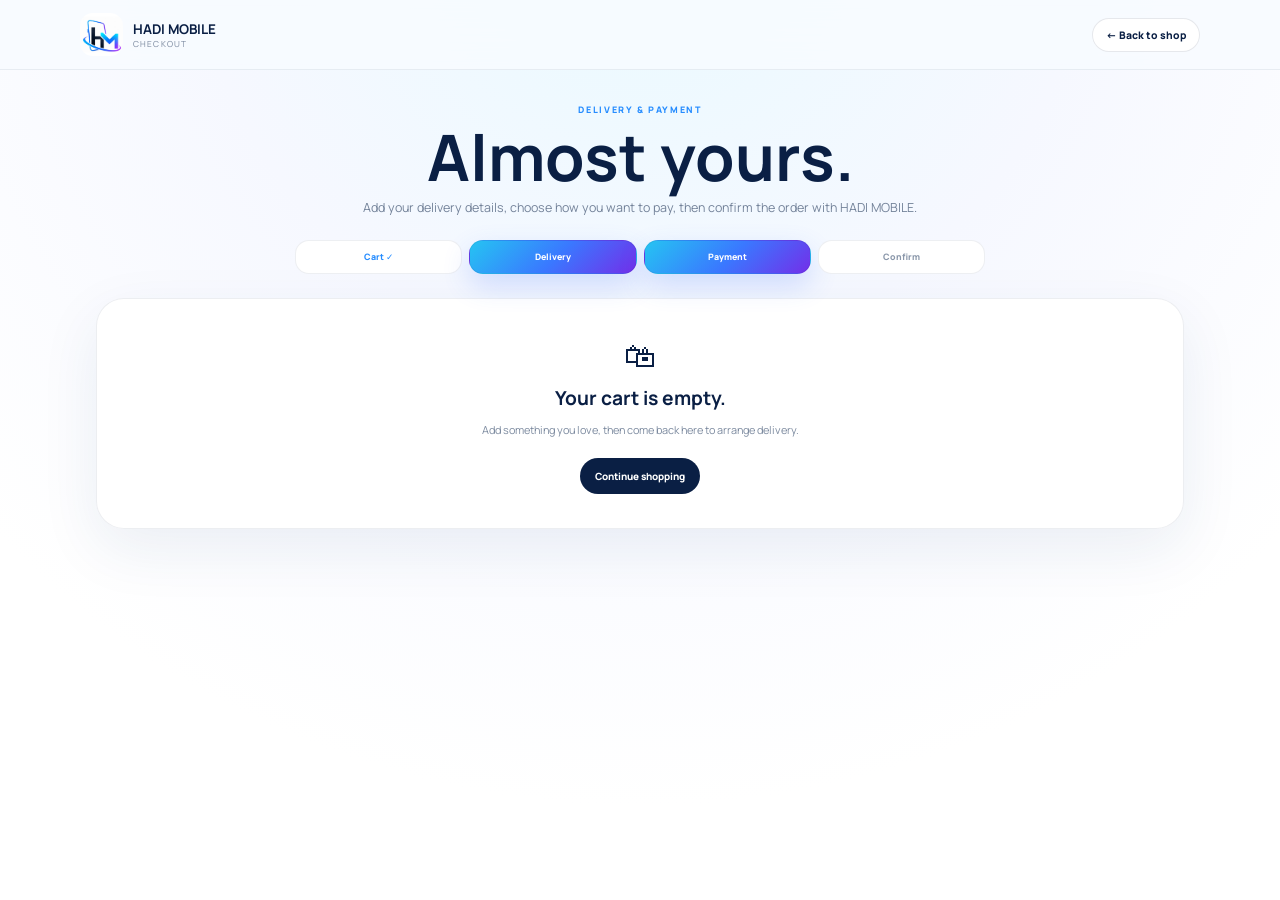
<file: delivery.html>
<!doctype html>
<html lang="en">
<head>
  <meta charset="utf-8">
  <meta name="viewport" content="width=device-width,initial-scale=1,viewport-fit=cover">
  <meta name="theme-color" content="#f8fbff">
  <link rel="icon" type="image/jpeg" href="assets/img/favicon.jpg">
  <title>Delivery & Payment | HADI MOBILE</title>
  <link rel="preconnect" href="https://fonts.googleapis.com">
  <link rel="preconnect" href="https://fonts.gstatic.com" crossorigin>
  <link href="https://fonts.googleapis.com/css2?family=Manrope:wght@400;500;600;700;800&display=swap" rel="stylesheet">
  <style>
    *{box-sizing:border-box}html{scroll-behavior:smooth}body{margin:0;font-family:Manrope,system-ui,sans-serif;color:#0a1f44;background:radial-gradient(circle at 50% -10%,#e9faff 0,#f6f8ff 38%,#fff 76%);min-height:100vh;padding-bottom:36px}button,input,select,textarea{font:inherit}.topbar{position:sticky;top:0;z-index:30;display:flex;align-items:center;justify-content:space-between;padding:13px max(16px,calc((100vw - 1120px)/2));background:rgba(248,251,255,.88);backdrop-filter:blur(18px);border-bottom:1px solid rgba(10,31,68,.07)}.brand{display:flex;align-items:center;gap:10px;text-decoration:none;color:#0a1f44}.brand img{width:43px;height:43px;border-radius:13px;object-fit:cover}.brand strong{display:block;font-size:.84rem}.brand span{display:block;font-size:.52rem;color:#78879d;letter-spacing:.14em}.back{border:1px solid rgba(10,31,68,.1);background:#fff;border-radius:999px;padding:9px 13px;color:#0a1f44;text-decoration:none;font-size:.65rem;font-weight:800}.shell{width:min(1120px,100%);margin:auto;padding:24px 16px 46px}.intro{text-align:center;max-width:650px;margin:2px auto 22px}.eyebrow{font-size:.56rem;letter-spacing:.18em;font-weight:800;color:#258cff}.intro h1{margin:7px 0 9px;font-size:clamp(2rem,7vw,4rem);line-height:1}.intro p{margin:0;color:#74839a;font-size:.78rem;line-height:1.6}.steps{display:grid;grid-template-columns:repeat(4,1fr);gap:7px;max-width:690px;margin:0 auto 24px}.step{position:relative;text-align:center;padding:10px 4px;border-radius:14px;background:#fff;border:1px solid rgba(10,31,68,.07);font-size:.55rem;font-weight:800;color:#8a97aa}.step.done{color:#258cff}.step.active{color:#fff;background:linear-gradient(135deg,#25c4f2,#3a78ff 52%,#732fe9);box-shadow:0 11px 28px rgba(53,103,255,.2)}.grid{display:grid;grid-template-columns:minmax(0,1.14fr) minmax(320px,.86fr);gap:20px;align-items:start}.card{background:rgba(255,255,255,.92);border:1px solid rgba(10,31,68,.075);border-radius:28px;box-shadow:0 20px 60px rgba(27,63,116,.08);padding:20px}.card+.card{margin-top:15px}.card-head{display:flex;align-items:center;gap:11px;margin-bottom:15px}.card-icon{width:39px;height:39px;display:grid;place-items:center;border-radius:13px;background:linear-gradient(145deg,#e8faff,#efebff);font-size:1rem}.card h2{font-size:.94rem;margin:0}.card-head small{display:block;color:#8a97aa;font-size:.56rem;margin-top:3px}.fields{display:grid;grid-template-columns:1fr 1fr;gap:11px}.field{display:grid;gap:6px}.field.full{grid-column:1/-1}.field label{font-size:.57rem;font-weight:800;color:#5e6c81}.field input,.field select,.field textarea{width:100%;border:1px solid rgba(10,31,68,.11);background:#fbfdff;color:#0a1f44;border-radius:14px;padding:12px 13px;outline:none;font-size:.72rem;transition:.2s}.field textarea{min-height:84px;resize:vertical}.field input:focus,.field select:focus,.field textarea:focus{border-color:#3694ff;box-shadow:0 0 0 4px rgba(54,148,255,.09);background:#fff}.payment-options{display:grid;grid-template-columns:1fr 1fr;gap:10px}.pay-option{position:relative;border:1px solid rgba(10,31,68,.09);border-radius:19px;padding:14px;background:#fbfdff;cursor:pointer;transition:.22s}.pay-option input{position:absolute;opacity:0;pointer-events:none}.pay-option.active{border-color:#348fff;background:linear-gradient(145deg,#f3fbff,#f6f3ff);box-shadow:0 12px 34px rgba(52,143,255,.12);transform:translateY(-1px)}.pay-top{display:flex;align-items:center;gap:9px}.pay-mark{width:34px;height:34px;border-radius:12px;display:grid;place-items:center;background:#fff;border:1px solid rgba(10,31,68,.08);font-size:.9rem;overflow:hidden}.whish-logo-mark{width:34px;height:34px;padding:5px}.whish-logo-mark img{width:100%;height:100%;object-fit:contain}.whish-inline-logo{height:25px;width:auto;max-width:92px;object-fit:contain;vertical-align:middle}.whish-heading{display:flex;align-items:center;gap:10px;flex-wrap:wrap}.whish-open img{height:25px;width:auto;max-width:92px;object-fit:contain;background:#fff;border-radius:8px;padding:3px 6px}.pay-option strong{font-size:.7rem}.pay-option small{display:block;margin-top:6px;color:#7c8a9e;font-size:.55rem;line-height:1.45}.whish-panel{display:none;margin-top:13px;border-radius:21px;padding:15px;background:linear-gradient(145deg,#f5fbff,#f6f2ff);border:1px solid rgba(63,118,255,.1)}.whish-panel.show{display:block;animation:rise .35s ease}.whish-layout{display:grid;grid-template-columns:1fr;gap:15px;align-items:center}.whish-copy h3{margin:0 0 5px;font-size:.82rem}.amount-pill{display:inline-flex;align-items:center;gap:5px;margin:6px 0 9px;padding:8px 10px;border-radius:999px;background:#0a1f44;color:#fff;font-weight:800;font-size:.68rem}.whish-copy p{margin:0;color:#728098;font-size:.58rem;line-height:1.55}.whish-open{display:flex;align-items:center;justify-content:center;gap:9px;width:100%;margin:13px 0 4px;padding:13px 16px;border:0;border-radius:16px;background:linear-gradient(135deg,#6c35ff,#3d7cff);color:#fff;text-decoration:none;font-weight:900;font-size:.72rem;box-shadow:0 14px 28px rgba(84,73,255,.2)}.whish-open span{font-size:1rem}.whish-help{margin-top:7px!important;color:#8793a6!important}.checkline{display:flex;align-items:flex-start;gap:8px;margin-top:12px;font-size:.58rem;color:#516178;line-height:1.45}.checkline input{margin-top:2px}.summary{position:sticky;top:86px}.summary-list{display:grid;gap:10px;max-height:340px;overflow:auto;padding-right:2px}.summary-item{display:grid;grid-template-columns:52px 1fr auto;gap:9px;align-items:center;padding-bottom:10px;border-bottom:1px solid #eef2f7}.summary-thumb{width:52px;height:52px;border-radius:13px;background:#f4f7fb;object-fit:contain}.summary-item strong{display:block;font-size:.62rem}.summary-item small{display:block;color:#8190a5;font-size:.51rem;margin-top:3px}.summary-price{font-size:.62rem;font-weight:800;white-space:nowrap}.totals{margin-top:13px;display:grid;gap:7px}.total-row{display:flex;justify-content:space-between;gap:12px;font-size:.62rem;color:#617087}.total-row.grand{padding-top:10px;border-top:1px solid #e9edf3;color:#0a1f44;font-weight:800;font-size:.85rem}.delivery-note{margin-top:7px;font-size:.5rem;color:#8a97aa;line-height:1.45}.confirm{width:100%;margin-top:15px;border:0;border-radius:999px;padding:14px 18px;background:linear-gradient(135deg,#25c4f2,#3a78ff 50%,#742fe9);color:#fff;font-weight:800;font-size:.7rem;box-shadow:0 15px 34px rgba(62,91,246,.22);cursor:pointer}.confirm:disabled{opacity:.45;cursor:not-allowed}.secure{display:flex;justify-content:center;gap:6px;align-items:center;color:#8a97aa;font-size:.5rem;margin-top:9px}.empty-cart{text-align:center;padding:34px 18px}.empty-cart h2{font-size:1.2rem;margin:8px 0}.empty-cart p{color:#7c8a9f;font-size:.68rem}.empty-cart a{display:inline-block;margin-top:10px;text-decoration:none;color:#fff;background:#0a1f44;border-radius:999px;padding:11px 15px;font-size:.62rem;font-weight:800}.toast{position:fixed;left:50%;bottom:24px;transform:translate(-50%,18px);opacity:0;pointer-events:none;z-index:70;background:#0a1f44;color:#fff;border-radius:999px;padding:11px 15px;font-size:.61rem;font-weight:800;transition:.25s}.toast.show{opacity:1;transform:translate(-50%,0)}@keyframes rise{from{opacity:0;transform:translateY(8px)}to{opacity:1;transform:none}}@media(max-width:820px){.grid{grid-template-columns:1fr}.summary{position:relative;top:auto;order:-1}.shell{padding-left:13px;padding-right:13px}.card{border-radius:23px;padding:16px}.whish-layout{grid-template-columns:1fr}}@media(max-width:520px){.steps{gap:5px}.step{font-size:.48rem;padding:9px 2px}.fields{grid-template-columns:1fr}.field.full{grid-column:auto}.payment-options{grid-template-columns:1fr 1fr}.whish-layout{grid-template-columns:1fr}.summary-list{max-height:none}.intro h1{font-size:2.3rem}}@media(prefers-reduced-motion:reduce){*{animation:none!important;transition:none!important;scroll-behavior:auto!important}}
  </style>
</head>
<body>
<header class="topbar">
  <a class="brand" href="index.html"><img src="assets/img/hadi-mobile-icon.jpg" alt="HADI MOBILE"><div><strong>HADI MOBILE</strong><span>CHECKOUT</span></div></a>
  <a class="back" href="index.html">← Back to shop</a>
</header>
<main class="shell">
  <section class="intro"><span class="eyebrow">DELIVERY & PAYMENT</span><h1>Almost yours.</h1><p>Add your delivery details, choose how you want to pay, then confirm the order with HADI MOBILE.</p></section>
  <div class="steps"><div class="step done">Cart ✓</div><div class="step active">Delivery</div><div class="step active">Payment</div><div class="step">Confirm</div></div>
  <div id="checkoutRoot">
    <section class="grid">
      <div>
        <div class="card">
          <div class="card-head"><div class="card-icon">⌂</div><div><h2>Delivery details</h2><small>Tell us exactly where to deliver your order.</small></div></div>
          <form id="deliveryForm" class="fields" novalidate>
            <div class="field"><label for="fullName">Full name *</label><input id="fullName" autocomplete="name" required placeholder="Your full name"></div>
            <div class="field"><label for="phone">Phone number *</label><input id="phone" inputmode="tel" autocomplete="tel" required placeholder="03 / 70 / 71 ..."></div>
            <div class="field"><label for="governorate">Governorate *</label><select id="governorate" required><option value="">Choose governorate</option><option>Beirut</option><option>Mount Lebanon</option><option>North Lebanon</option><option>Akkar</option><option>Beqaa</option><option>Baalbek-Hermel</option><option>South Lebanon</option><option>Nabatieh</option></select></div>
            <div class="field"><label for="area">City / Area *</label><input id="area" autocomplete="address-level2" required placeholder="e.g. Jbeil"></div>
            <div class="field full"><label for="street">Street / Road *</label><input id="street" autocomplete="street-address" required placeholder="Street name or main road"></div>
            <div class="field"><label for="building">Building / Residence *</label><input id="building" required placeholder="Building name or number"></div>
            <div class="field"><label for="floor">Floor / Apartment</label><input id="floor" placeholder="e.g. 3rd floor, Apt 7"></div>
            <div class="field full"><label for="landmark">Nearby landmark</label><input id="landmark" placeholder="Anything that helps the driver find you"></div>
            <div class="field full"><label for="note">Delivery note</label><textarea id="note" placeholder="Optional instructions"></textarea></div>
          </form>
        </div>
        <div class="card">
          <div class="card-head"><div class="card-icon">$</div><div><h2>Payment method</h2><small>Choose the option that works best for you.</small></div></div>
          <div class="payment-options">
            <label class="pay-option active" data-pay="Cash on Delivery"><input type="radio" name="payment" value="Cash on Delivery" checked><div class="pay-top"><div class="pay-mark">💵</div><strong>Cash on Delivery</strong></div><small>Pay in cash when your order arrives.</small></label>
            <label class="pay-option" data-pay="Whish Money"><input type="radio" name="payment" value="Whish Money"><div class="pay-top"><div class="pay-mark whish-logo-mark"><img src="https://upload.wikimedia.org/wikipedia/commons/e/e1/Logo_Whish_Money_%28Lebanon%29.png" alt="Whish Money"></div><strong>Whish Money</strong></div><small>Open Whish Money and transfer the order amount.</small></label>
          </div>
          <div class="whish-panel" id="whishPanel">
            <div class="whish-layout">
              <div class="whish-copy"><h3 class="whish-heading"><img class="whish-inline-logo" src="https://upload.wikimedia.org/wikipedia/commons/e/e1/Logo_Whish_Money_%28Lebanon%29.png" alt="Whish Money"><span>Pay with Whish Money</span></h3><div class="amount-pill">Amount: <span id="whishAmount">$0.00</span></div><p>Tap below on this same phone. It will open the official Whish payment link for this wallet.</p><a class="whish-open" id="openWhish" href="https://whish.money/pay/uyiPMralH"><img src="https://upload.wikimedia.org/wikipedia/commons/e/e1/Logo_Whish_Money_%28Lebanon%29.png" alt="Whish Money"> Open Whish Money <span>↗</span></a><p class="whish-help">After completing the transfer, return here, add the reference if available, and confirm below.</p><div class="field" style="margin-top:10px"><label for="whishRef">Transaction / reference number</label><input id="whishRef" placeholder="Optional reference"></div><label class="checkline"><input id="whishPaid" type="checkbox"><span>I confirm that I completed the Whish transfer for this order.</span></label></div>
            </div>
          </div>
          <button class="confirm" id="confirmOrder" type="button">Place order</button>
          <div class="secure">✓ Your order is saved to HADI MOBILE. For WhatsApp confirmation, you only need to tap Send.</div>
        </div>
      </div>
      <aside class="card summary">
        <div class="card-head"><div class="card-icon">🛍</div><div><h2>Your order</h2><small id="itemCount">0 items</small></div></div>
        <div class="summary-list" id="summaryList"></div>
        <div class="totals"><div class="total-row"><span>Subtotal</span><strong id="subtotal">$0.00</strong></div><div class="total-row"><span>Delivery</span><strong>Confirmed by HADI MOBILE</strong></div><div class="total-row grand"><span>Order subtotal</span><span id="grandTotal">$0.00</span></div></div>
        <div class="delivery-note">Delivery cost is not added automatically. HADI MOBILE will confirm it based on your address before finalizing the order.</div>
      </aside>
    </section>
  </div>
</main>
<div class="toast" id="toast"></div>
<script src="assets/js/config.js"></script>
<script src="assets/js/delivery.js?v=29.0"></script>
</body>
</html>
</file>
